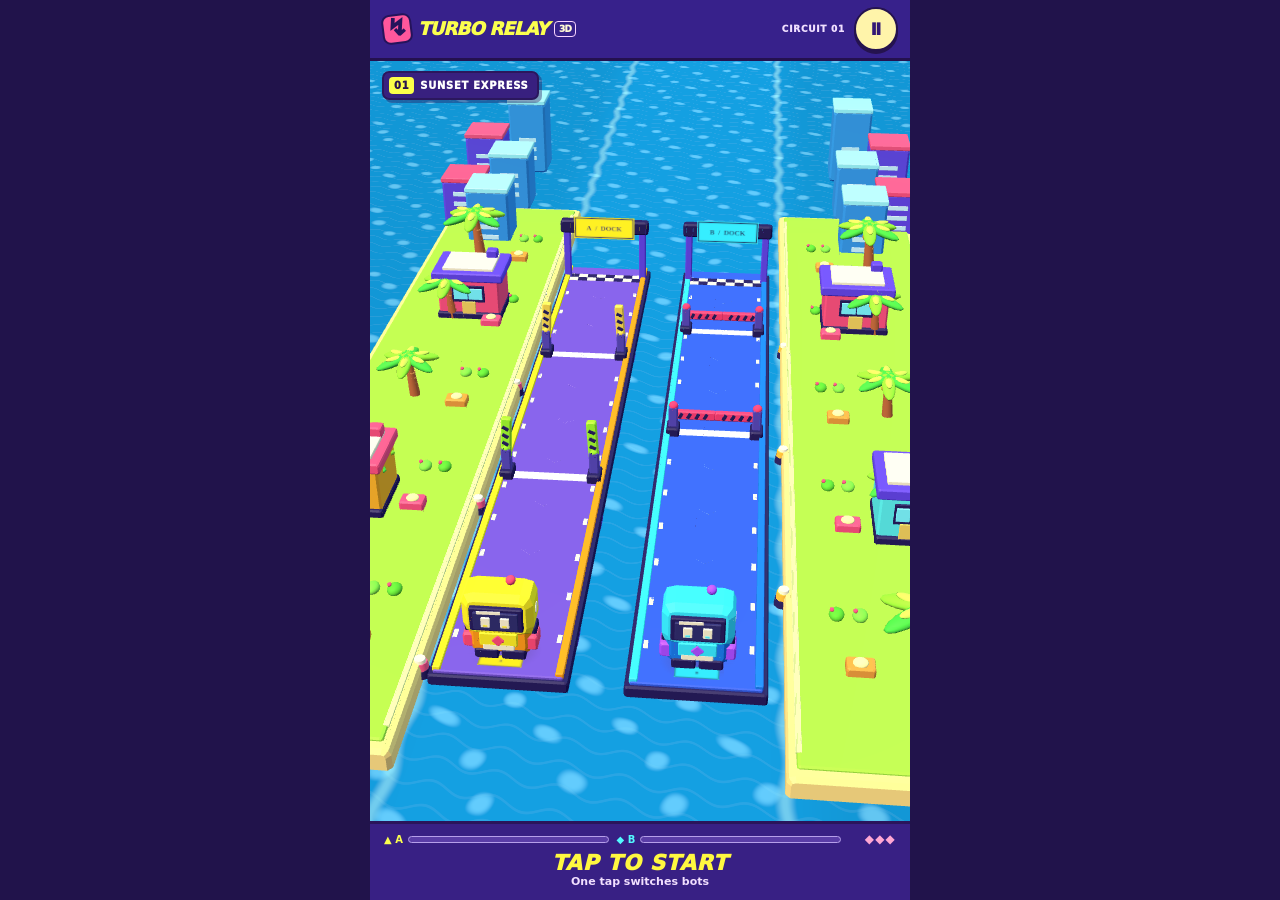
<file: index-source.html>
<!doctype html>
<html lang="en"><head><meta charset="utf-8"><meta name="viewport" content="width=device-width, initial-scale=1, viewport-fit=cover"><meta name="theme-color" content="#322287"><meta name="description" content="Two rocket bots, one tap. A bright 3D waterfront relay."><title>Turbo Relay 3D</title><link rel="stylesheet" href="style.css"></head>
<body><main id="game" aria-label="Turbo Relay 3D">
<header><div class="brand"><i aria-hidden="true">↯</i><span>TURBO RELAY</span><small>3D</small></div><div id="circuit">CIRCUIT 01</div><button id="menu" aria-label="Settings">Ⅱ</button></header>
<div id="arena"><canvas id="track" aria-label="Two rocket robots on 3D bridges"></canvas>
 <button id="action" type="button" aria-label="Tap to start"></button>
 <div id="stage-tag"><span id="stage-num">01</span><span id="stage-name">SUNSET EXPRESS</span></div>
 <div id="callout" aria-live="polite"></div>
</div>
<div id="dock"><div class="meters"><span class="lane-tag a"><b>▲ A</b><i id="meter-a"></i></span><span class="lane-tag b"><b>◆ B</b><i id="meter-b"></i></span><span id="fuses" aria-label="3 fuses">◆◆◆</span></div><strong id="cue">TAP TO START</strong><small id="hint">One tap switches bots</small></div>
<section id="panel" hidden aria-live="polite"></section>
</main><script src="vendor/three.min.js"></script><script type="module" src="app.mjs"></script></body></html>
</file>
<file: style.css>
*{box-sizing:border-box}html,body{margin:0;min-height:100%;background:#21134b;color:#fff;font-family:system-ui,sans-serif}body{overscroll-behavior:none}button{font:inherit;cursor:pointer;touch-action:manipulation;-webkit-tap-highlight-color:transparent}button:focus-visible{outline:3px solid #fff;outline-offset:3px}[hidden]{display:none!important}
#game{position:relative;margin:auto;width:min(100%,540px);height:100vh;height:100dvh;min-height:300px;display:grid;grid-template-rows:auto minmax(0,1fr) auto;isolation:isolate;overflow:hidden;background:#24bff1;--ink:#25135b;--yellow:#fbff4e;--cyan:#53faff;--pink:#ff579c;padding-top:env(safe-area-inset-top);padding-bottom:env(safe-area-inset-bottom)}
header{display:flex;align-items:center;gap:9px;padding:7px 12px;background:#37218b;border-bottom:3px solid #24114f;z-index:2}.brand{display:flex;align-items:center;gap:6px;line-height:.9;letter-spacing:-.045em;font-weight:1000;font-style:italic;font-size:18px;color:var(--yellow);white-space:nowrap}.brand i{display:grid;place-items:center;width:30px;height:30px;border:2px solid var(--ink);border-radius:8px;background:var(--pink);color:var(--ink);font-size:24px;transform:rotate(-7deg);font-style:normal}.brand small{border:1px solid #f7d4ff;border-radius:4px;padding:3px 4px;font-style:normal;font-size:9px;color:#fff9d4}#circuit{margin-left:auto;font-size:9px;font-weight:950;letter-spacing:.08em;color:#f0dfff;white-space:nowrap}header button{flex:0 0 44px;height:44px;border-radius:50%;border:2px solid #25134f;color:#321775;background:#fff4aa;font-weight:1000;box-shadow:0 3px #25134f}
#arena{position:relative;min-height:0;overflow:hidden;background:#1ab8ed}canvas{display:block;width:100%;height:100%;touch-action:none}#action{position:absolute;inset:0;border:0;background:transparent;padding:0;width:100%;height:100%;touch-action:none}#action:focus-visible{outline-offset:-5px}#action:disabled{cursor:default;pointer-events:none}
#stage-tag{position:absolute;left:12px;top:10px;display:flex;align-items:center;gap:6px;padding:4px 8px 4px 5px;background:#38207f;color:white;border:2px solid #2b175d;box-shadow:3px 3px #2e1b5c66;border-radius:7px;pointer-events:none;font-size:10px;font-weight:950;letter-spacing:.07em}#stage-num{background:#fbff49;color:#28144e;padding:3px 5px;border-radius:4px}
#callout{position:absolute;top:21%;left:50%;translate:-50% 0;z-index:1;max-width:92%;padding:7px 12px;border:3px solid #271658;background:var(--yellow);color:#271658;box-shadow:4px 4px #271658;font-size:clamp(15px,5vw,24px);font-weight:1000;font-style:italic;white-space:nowrap;rotate:-6deg;pointer-events:none}#callout:empty{display:none}#callout[data-kind=hit]{background:#ff78ad}#callout[data-kind=dock]{background:var(--cyan)}
#dock{z-index:2;background:#382084;padding:8px 14px 12px;border-top:3px solid #2a155b;text-align:center;touch-action:manipulation;cursor:pointer}.meters{display:flex;align-items:center;gap:8px}.lane-tag{display:flex;align-items:center;gap:5px;flex:1;min-width:0;color:var(--yellow);font-size:10px;white-space:nowrap}.lane-tag.b{color:var(--cyan)}.lane-tag i{width:100%;height:7px;border:1px solid #b69fea;border-radius:8px;background:linear-gradient(90deg,currentColor var(--fill,0%),#5a3da7 var(--fill,0%))}#fuses{color:#ffa7d3;letter-spacing:.1em;font-size:12px;min-width:47px;text-align:right}#cue{display:block;margin-top:5px;color:#fff840;font-size:clamp(15px,5vw,21px);font-weight:1000;letter-spacing:.045em;font-style:italic}#cue[data-danger=true]{color:#ffb4d0}#hint{display:block;color:#f1dfff;font-size:11px;font-weight:650}
.primary,.secondary{display:flex;justify-content:space-between;align-items:center;width:100%;min-height:50px;padding:0 12px;border:3px solid var(--ink);border-radius:11px;box-shadow:0 3px var(--ink);font-size:16px;font-weight:1000;color:var(--ink);background:var(--yellow)}.primary b{font-size:21px}.primary:active,.secondary:active,header button:active{transform:translateY(2px);box-shadow:0 1px var(--ink)}.secondary{background:#efe0ff;min-height:44px;font-size:12px}
#panel{position:absolute;z-index:4;inset:auto 12px calc(13px + env(safe-area-inset-bottom));max-height:calc(100% - 79px - env(safe-area-inset-top));overflow:auto;background:#fff4be;color:var(--ink);border:3px solid var(--ink);border-radius:16px;box-shadow:5px 6px var(--ink);padding:13px;overscroll-behavior:contain}#panel small{font-size:10px;font-weight:950;letter-spacing:.1em}#panel h2{font-size:clamp(26px,7.6vw,39px);margin:3px 0 6px;line-height:.98;font-weight:1000;letter-spacing:-.065em;font-style:italic}#panel p{font-size:12px;font-weight:650;margin:6px 0 9px}.row{display:flex;gap:6px;margin-top:7px}.row>button{flex:1}.stats{display:flex;gap:6px;margin:6px 0 10px}.stats span{flex:1;background:#ffe393;border:2px solid var(--ink);border-radius:7px;padding:5px;font-size:9px;font-weight:850}.stats strong{display:block;font-size:19px;line-height:1.1}.stars{color:#b54508;font-size:24px;letter-spacing:.1em}.stage-list{display:grid;grid-template-columns:repeat(3,1fr);gap:6px;margin:9px 0}.stage-list button{min-height:44px;border:2px solid var(--ink);border-radius:7px;background:#d8c6ff;color:var(--ink);font-weight:950}.stage-list button:disabled{opacity:.45}
@media(max-width:350px){.brand{font-size:15px}header{gap:6px;padding-inline:8px}#circuit{letter-spacing:.03em}}
@media(orientation:landscape) and (max-height:550px){#game{width:min(100%,880px);grid-template-columns:minmax(0,1fr) 165px;grid-template-rows:auto minmax(0,1fr)}header{grid-column:span 2}#dock{display:flex;flex-direction:column;justify-content:center;border-top:0;border-left:3px solid #25134f}#panel{left:auto;width:213px;bottom:9px;right:7px;max-height:calc(100% - 74px);padding:8px}#panel h2{font-size:25px}.stats strong{font-size:16px}#cue{font-size:16px}}
</file>
